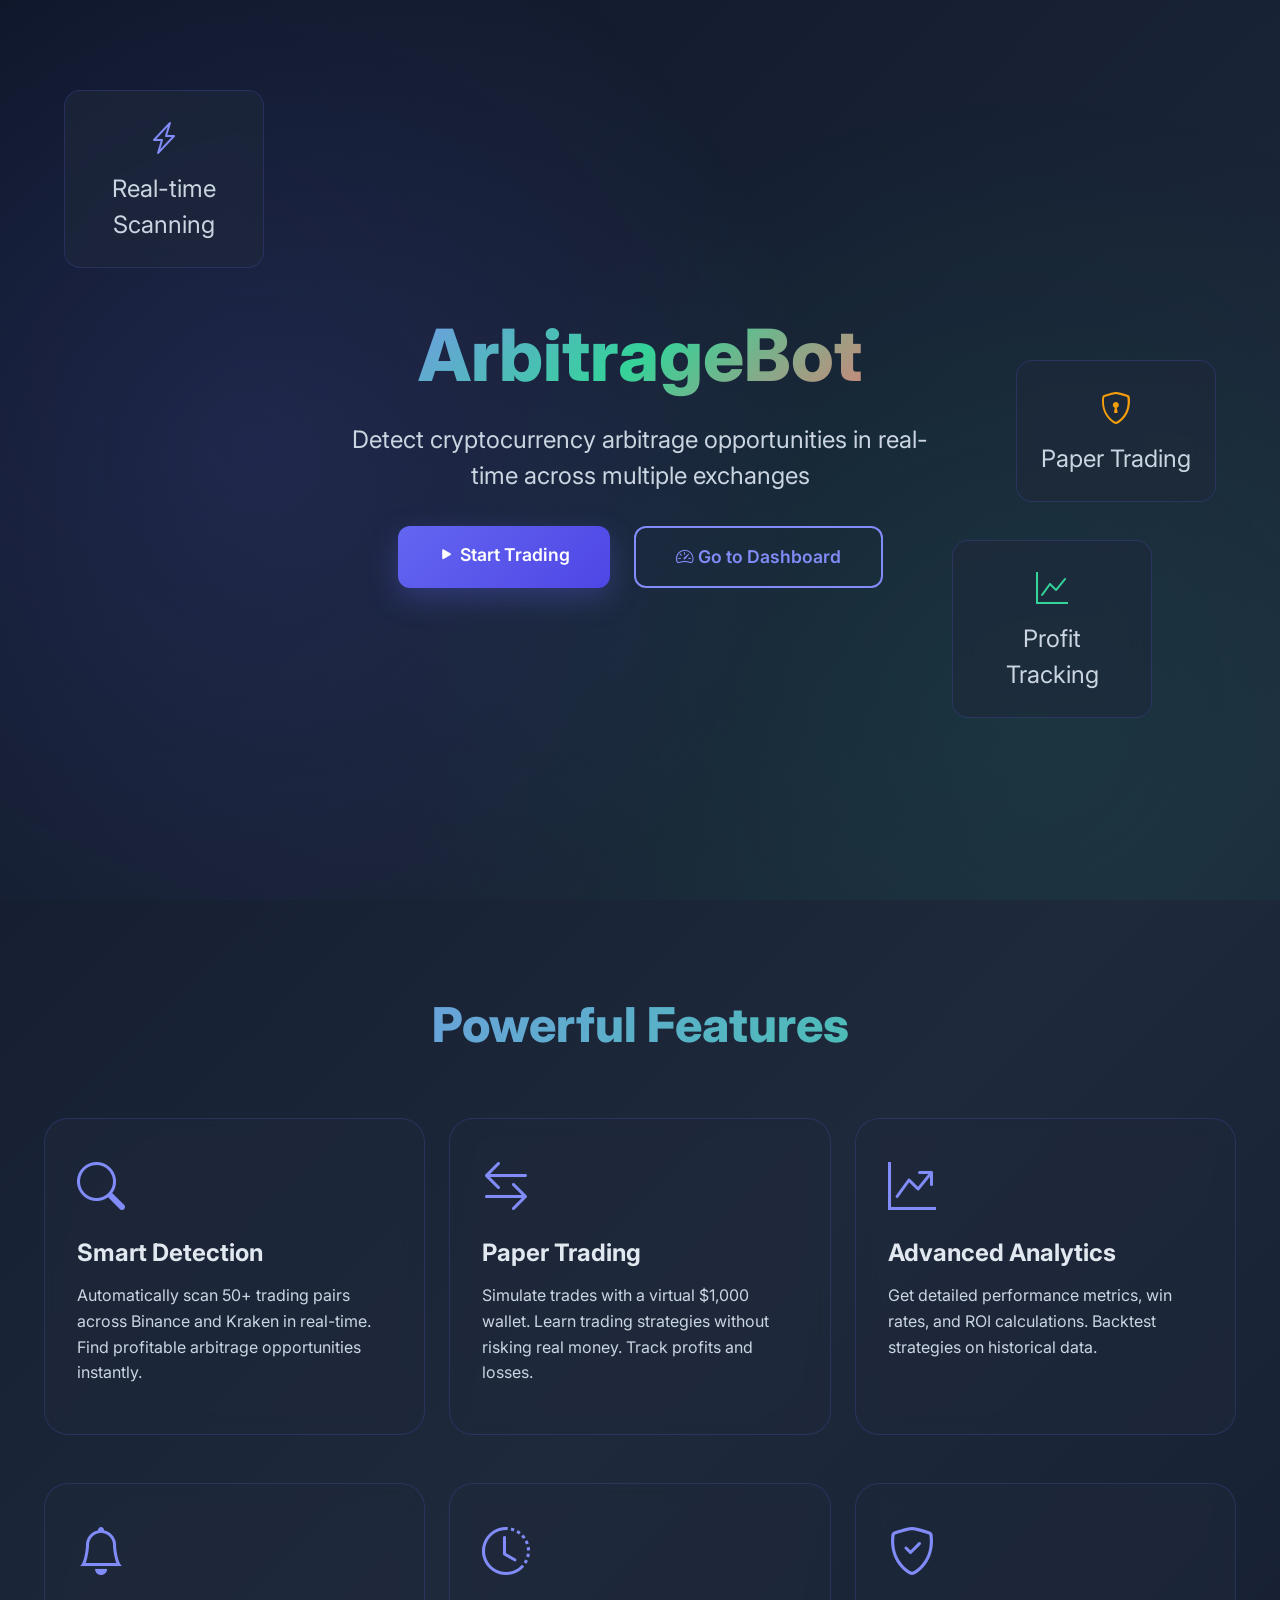
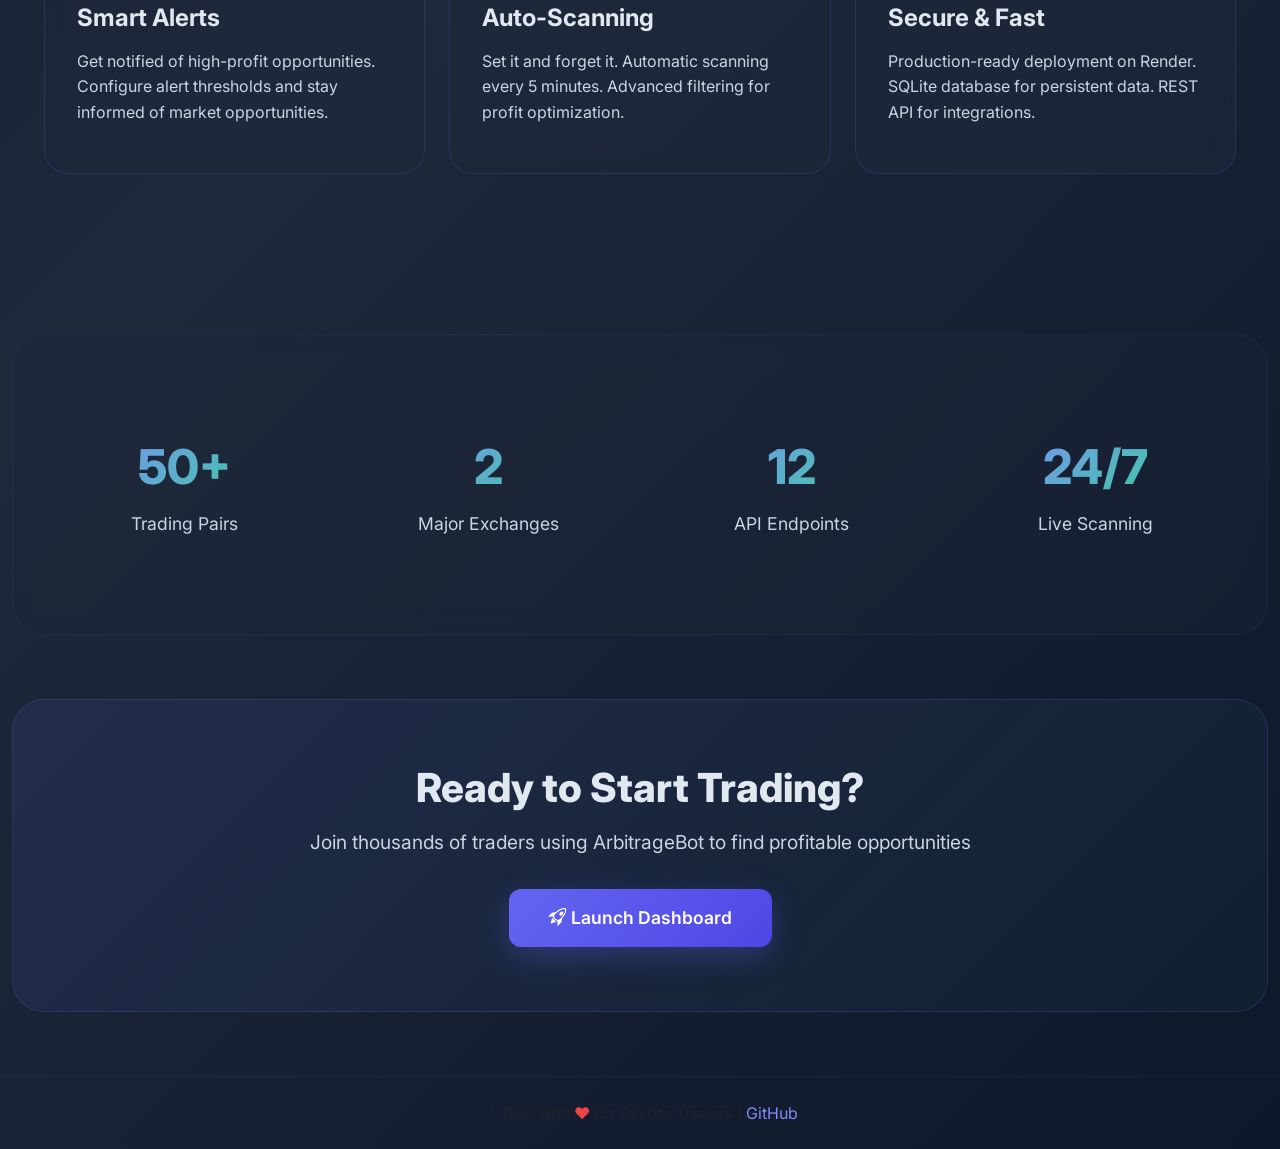
<file: templates/landing.html>
<!DOCTYPE html>
<html lang="en">
<head>
    <meta charset="UTF-8">
    <meta name="viewport" content="width=device-width, initial-scale=1.0">
    <title>ArbitrageBot - Crypto Trading Intelligence</title>
    <link href="https://cdn.jsdelivr.net/npm/bootstrap@5.3.0/dist/css/bootstrap.min.css" rel="stylesheet">
    <link rel="stylesheet" href="https://cdn.jsdelivr.net/npm/bootstrap-icons@1.11.0/font/bootstrap-icons.css">
    <link href="https://fonts.googleapis.com/css2?family=Inter:wght@300;400;500;600;700;800&display=swap" rel="stylesheet">
    <style>
        :root {
            --primary: #6366f1;
            --primary-dark: #4f46e5;
            --primary-light: #818cf8;
            --success: #10b981;
            --success-light: #34d399;
            --danger: #ef4444;
            --warning: #f59e0b;
        }

        * {
            margin: 0;
            padding: 0;
            box-sizing: border-box;
        }

        html {
            scroll-behavior: smooth;
        }

        body {
            background: linear-gradient(135deg, #0f172a 0%, #1e293b 50%, #0f172a 100%);
            color: #e2e8f0;
            font-family: 'Inter', sans-serif;
            min-height: 100vh;
            position: relative;
            overflow-x: hidden;
        }

        /* Animated background elements */
        .bg-animation::before,
        .bg-animation::after {
            content: '';
            position: fixed;
            top: 0;
            left: 0;
            right: 0;
            bottom: 0;
            pointer-events: none;
            z-index: -1;
        }

        .bg-animation::before {
            background: 
                radial-gradient(circle at 20% 50%, rgba(99, 102, 241, 0.15) 0%, transparent 50%),
                radial-gradient(circle at 80% 80%, rgba(16, 185, 129, 0.1) 0%, transparent 50%);
            animation: gradientShift 15s ease infinite;
        }

        @keyframes gradientShift {
            0%, 100% {
                filter: blur(0px);
            }
            50% {
                filter: blur(1px);
            }
        }

        /* HERO SECTION */
        .hero {
            min-height: 100vh;
            display: flex;
            align-items: center;
            justify-content: center;
            position: relative;
            overflow: hidden;
            padding: 2rem;
        }

        .hero-content {
            text-align: center;
            z-index: 1;
            animation: fadeInDown 1s ease-out;
        }

        .hero h1 {
            font-size: 4.5rem;
            font-weight: 800;
            background: linear-gradient(135deg, #818cf8, #34d399, #f87171);
            -webkit-background-clip: text;
            -webkit-text-fill-color: transparent;
            background-clip: text;
            margin-bottom: 1.5rem;
            line-height: 1.2;
            animation: slideInUp 1s ease-out 0.1s both;
        }

        .hero p {
            font-size: 1.5rem;
            color: #cbd5e1;
            margin-bottom: 2rem;
            max-width: 600px;
            margin-left: auto;
            margin-right: auto;
            animation: slideInUp 1s ease-out 0.2s both;
        }

        .hero-buttons {
            display: flex;
            gap: 1.5rem;
            justify-content: center;
            flex-wrap: wrap;
            animation: slideInUp 1s ease-out 0.3s both;
        }

        .btn-hero {
            padding: 1rem 2.5rem;
            font-size: 1.1rem;
            font-weight: 600;
            border-radius: 0.75rem;
            transition: all 0.3s ease;
            position: relative;
            overflow: hidden;
        }

        .btn-hero-primary {
            background: linear-gradient(135deg, var(--primary), var(--primary-dark));
            color: white;
            border: none;
            box-shadow: 0 10px 30px rgba(99, 102, 241, 0.3);
        }

        .btn-hero-primary:hover {
            transform: translateY(-3px);
            box-shadow: 0 15px 50px rgba(99, 102, 241, 0.5);
            color: white;
        }

        .btn-hero-secondary {
            background: transparent;
            color: var(--primary-light);
            border: 2px solid var(--primary-light);
        }

        .btn-hero-secondary:hover {
            background: rgba(99, 102, 241, 0.1);
            color: white;
        }

        /* Floating elements */
        .float-card {
            position: absolute;
            background: rgba(30, 41, 59, 0.6);
            backdrop-filter: blur(10px);
            border: 1px solid rgba(99, 102, 241, 0.2);
            border-radius: 1rem;
            padding: 1.5rem;
            width: 200px;
            animation: float 6s ease-in-out infinite;
        }

        .float-card:nth-child(1) {
            top: 10%;
            left: 5%;
            animation-delay: 0s;
        }

        .float-card:nth-child(2) {
            top: 60%;
            right: 10%;
            animation-delay: 2s;
        }

        .float-card:nth-child(3) {
            top: 40%;
            right: 5%;
            animation-delay: 4s;
        }

        @keyframes float {
            0%, 100% {
                transform: translateY(0px) rotate(-5deg);
            }
            50% {
                transform: translateY(-30px) rotate(5deg);
            }
        }

        @keyframes fadeInDown {
            from {
                opacity: 0;
                transform: translateY(-30px);
            }
            to {
                opacity: 1;
                transform: translateY(0);
            }
        }

        @keyframes slideInUp {
            from {
                opacity: 0;
                transform: translateY(30px);
            }
            to {
                opacity: 1;
                transform: translateY(0);
            }
        }

        /* FEATURES SECTION */
        .features {
            padding: 6rem 2rem;
            position: relative;
            z-index: 1;
        }

        .features h2 {
            font-size: 3rem;
            font-weight: 800;
            text-align: center;
            margin-bottom: 4rem;
            background: linear-gradient(135deg, #818cf8, #34d399);
            -webkit-background-clip: text;
            -webkit-text-fill-color: transparent;
            background-clip: text;
        }

        .feature-card {
            background: rgba(30, 41, 59, 0.6);
            backdrop-filter: blur(10px);
            border: 1px solid rgba(99, 102, 241, 0.2);
            border-radius: 1.5rem;
            padding: 2rem;
            height: 100%;
            transition: all 0.3s ease;
            overflow: hidden;
            position: relative;
        }

        .feature-card::before {
            content: '';
            position: absolute;
            top: 0;
            left: 0;
            right: 0;
            bottom: 0;
            background: linear-gradient(135deg, rgba(99, 102, 241, 0.1), rgba(16, 185, 129, 0.1));
            opacity: 0;
            transition: opacity 0.3s ease;
        }

        .feature-card:hover {
            transform: translateY(-10px);
            border-color: rgba(99, 102, 241, 0.4);
            box-shadow: 0 20px 40px rgba(99, 102, 241, 0.2);
        }

        .feature-card:hover::before {
            opacity: 1;
        }

        .feature-icon {
            font-size: 3rem;
            color: var(--primary-light);
            margin-bottom: 1rem;
            animation: bounce 2s ease-in-out infinite;
        }

        .feature-card:nth-child(2) .feature-icon {
            animation-delay: 0.3s;
            color: var(--success-light);
        }

        .feature-card:nth-child(3) .feature-icon {
            animation-delay: 0.6s;
            color: var(--warning);
        }

        @keyframes bounce {
            0%, 100% {
                transform: translateY(0);
            }
            50% {
                transform: translateY(-15px);
            }
        }

        .feature-card h3 {
            font-size: 1.5rem;
            font-weight: 700;
            margin-bottom: 1rem;
            color: #e2e8f0;
        }

        .feature-card p {
            color: #cbd5e1;
            line-height: 1.6;
        }

        /* STATS SECTION */
        .stats {
            padding: 4rem 2rem;
            background: rgba(30, 41, 59, 0.3);
            margin: 4rem 0;
            border-radius: 2rem;
            border: 1px solid rgba(99, 102, 241, 0.1);
            backdrop-filter: blur(10px);
        }

        .stat-box {
            text-align: center;
            padding: 2rem;
        }

        .stat-number {
            font-size: 3rem;
            font-weight: 800;
            background: linear-gradient(135deg, var(--primary-light), var(--success-light));
            -webkit-background-clip: text;
            -webkit-text-fill-color: transparent;
            background-clip: text;
            animation: countUp 2s ease-out;
        }

        @keyframes countUp {
            from {
                opacity: 0;
                transform: translateY(20px);
            }
            to {
                opacity: 1;
                transform: translateY(0);
            }
        }

        .stat-label {
            font-size: 1.1rem;
            color: #cbd5e1;
            margin-top: 0.5rem;
        }

        /* CTA SECTION */
        .cta {
            padding: 4rem 2rem;
            text-align: center;
            background: linear-gradient(135deg, rgba(99, 102, 241, 0.1), rgba(16, 185, 129, 0.05));
            border-radius: 2rem;
            border: 1px solid rgba(99, 102, 241, 0.2);
            margin: 4rem 0;
        }

        .cta h2 {
            font-size: 2.5rem;
            font-weight: 800;
            margin-bottom: 1rem;
        }

        .cta p {
            font-size: 1.2rem;
            color: #cbd5e1;
            margin-bottom: 2rem;
        }

        /* Pulse animation for buttons */
        .pulse {
            animation: pulse 2s cubic-bezier(0.4, 0, 0.6, 1) infinite;
        }

        @keyframes pulse {
            0%, 100% {
                box-shadow: 0 10px 30px rgba(99, 102, 241, 0.3);
            }
            50% {
                box-shadow: 0 15px 50px rgba(99, 102, 241, 0.5);
            }
        }

        /* Scroll animations */
        .scroll-reveal {
            opacity: 0;
            transform: translateY(30px);
            animation: slideInUp 0.8s ease-out forwards;
        }

        /* Responsive */
        @media (max-width: 768px) {
            .hero h1 {
                font-size: 2.5rem;
            }

            .hero p {
                font-size: 1.1rem;
            }

            .hero-buttons {
                flex-direction: column;
                align-items: center;
            }

            .btn-hero {
                width: 100%;
                max-width: 300px;
            }

            .float-card {
                display: none;
            }

            .features h2 {
                font-size: 2rem;
            }

            .feature-card h3 {
                font-size: 1.2rem;
            }
        }
    </style>
</head>
<body class="bg-animation">
    <!-- HERO SECTION -->
    <section class="hero">
        <!-- Floating cards -->
        <div class="float-card">
            <div class="text-center">
                <i class="bi bi-lightning-charge" style="font-size: 2rem; color: #818cf8;"></i>
                <p class="mt-2 mb-0 small">Real-time Scanning</p>
            </div>
        </div>
        <div class="float-card">
            <div class="text-center">
                <i class="bi bi-graph-up" style="font-size: 2rem; color: #34d399;"></i>
                <p class="mt-2 mb-0 small">Profit Tracking</p>
            </div>
        </div>
        <div class="float-card">
            <div class="text-center">
                <i class="bi bi-shield-lock" style="font-size: 2rem; color: #f59e0b;"></i>
                <p class="mt-2 mb-0 small">Paper Trading</p>
            </div>
        </div>

        <!-- Main content -->
        <div class="hero-content">
            <h1>ArbitrageBot</h1>
            <p>Detect cryptocurrency arbitrage opportunities in real-time across multiple exchanges</p>
            
            <div class="hero-buttons">
                <a href="/dashboard" class="btn btn-hero btn-hero-primary pulse">
                    <i class="bi bi-play-fill"></i> Start Trading
                </a>
                <a href="/dashboard" class="btn btn-hero btn-hero-secondary">
                    <i class="bi bi-speedometer2"></i> Go to Dashboard
                </a>
            </div>
        </div>
    </section>

    <!-- FEATURES SECTION -->
    <section class="container-fluid">
        <div class="features">
            <h2>Powerful Features</h2>
            
            <div class="row g-4 mb-5">
                <div class="col-md-4">
                    <div class="feature-card scroll-reveal">
                        <div class="feature-icon">
                            <i class="bi bi-search"></i>
                        </div>
                        <h3>Smart Detection</h3>
                        <p>Automatically scan 50+ trading pairs across Binance and Kraken in real-time. Find profitable arbitrage opportunities instantly.</p>
                    </div>
                </div>

                <div class="col-md-4">
                    <div class="feature-card scroll-reveal">
                        <div class="feature-icon">
                            <i class="bi bi-arrow-left-right"></i>
                        </div>
                        <h3>Paper Trading</h3>
                        <p>Simulate trades with a virtual $1,000 wallet. Learn trading strategies without risking real money. Track profits and losses.</p>
                    </div>
                </div>

                <div class="col-md-4">
                    <div class="feature-card scroll-reveal">
                        <div class="feature-icon">
                            <i class="bi bi-graph-up-arrow"></i>
                        </div>
                        <h3>Advanced Analytics</h3>
                        <p>Get detailed performance metrics, win rates, and ROI calculations. Backtest strategies on historical data.</p>
                    </div>
                </div>
            </div>

            <div class="row g-4">
                <div class="col-md-4">
                    <div class="feature-card scroll-reveal">
                        <div class="feature-icon">
                            <i class="bi bi-bell"></i>
                        </div>
                        <h3>Smart Alerts</h3>
                        <p>Get notified of high-profit opportunities. Configure alert thresholds and stay informed of market opportunities.</p>
                    </div>
                </div>

                <div class="col-md-4">
                    <div class="feature-card scroll-reveal">
                        <div class="feature-icon">
                            <i class="bi bi-clock-history"></i>
                        </div>
                        <h3>Auto-Scanning</h3>
                        <p>Set it and forget it. Automatic scanning every 5 minutes. Advanced filtering for profit optimization.</p>
                    </div>
                </div>

                <div class="col-md-4">
                    <div class="feature-card scroll-reveal">
                        <div class="feature-icon">
                            <i class="bi bi-shield-check"></i>
                        </div>
                        <h3>Secure & Fast</h3>
                        <p>Production-ready deployment on Render. SQLite database for persistent data. REST API for integrations.</p>
                    </div>
                </div>
            </div>
        </div>
    </section>

    <!-- STATS SECTION -->
    <section class="container-fluid">
        <div class="stats">
            <div class="row">
                <div class="col-md-3 col-sm-6">
                    <div class="stat-box scroll-reveal">
                        <div class="stat-number">50+</div>
                        <div class="stat-label">Trading Pairs</div>
                    </div>
                </div>
                <div class="col-md-3 col-sm-6">
                    <div class="stat-box scroll-reveal" style="animation-delay: 0.2s;">
                        <div class="stat-number">2</div>
                        <div class="stat-label">Major Exchanges</div>
                    </div>
                </div>
                <div class="col-md-3 col-sm-6">
                    <div class="stat-box scroll-reveal" style="animation-delay: 0.4s;">
                        <div class="stat-number">12</div>
                        <div class="stat-label">API Endpoints</div>
                    </div>
                </div>
                <div class="col-md-3 col-sm-6">
                    <div class="stat-box scroll-reveal" style="animation-delay: 0.6s;">
                        <div class="stat-number">24/7</div>
                        <div class="stat-label">Live Scanning</div>
                    </div>
                </div>
            </div>
        </div>
    </section>

    <!-- CTA SECTION -->
    <section class="container-fluid">
        <div class="cta">
            <h2>Ready to Start Trading?</h2>
            <p>Join thousands of traders using ArbitrageBot to find profitable opportunities</p>
            <a href="/" class="btn btn-hero btn-hero-primary pulse">
                <i class="bi bi-rocket-takeoff"></i> Launch Dashboard
            </a>
        </div>
    </section>

    <!-- Footer -->
    <footer class="text-center py-4" style="border-top: 1px solid rgba(99, 102, 241, 0.1);">
        <p class="text-muted mb-0">
            <i class="bi bi-code-slash"></i> Built with <span style="color: #ef4444;">❤️</span> for Crypto Traders | 
            <a href="https://github.com/singhdaksh7/Arbitrage_Bot" class="text-decoration-none" style="color: #818cf8;">GitHub</a>
        </p>
    </footer>

    <script>
        // Scroll reveal animation
        const observerOptions = {
            threshold: 0.1,
            rootMargin: '0px 0px -100px 0px'
        };

        const observer = new IntersectionObserver((entries) => {
            entries.forEach(entry => {
                if (entry.isIntersecting) {
                    entry.target.style.animation = 'slideInUp 0.8s ease-out forwards';
                    observer.unobserve(entry.target);
                }
            });
        }, observerOptions);

        document.querySelectorAll('.scroll-reveal').forEach(el => {
            observer.observe(el);
        });

        // Count animation for stats
        const stats = document.querySelectorAll('.stat-number');
        stats.forEach(stat => {
            stat.addEventListener('mouseover', () => {
                stat.style.animation = 'none';
                setTimeout(() => {
                    stat.style.animation = 'countUp 2s ease-out';
                }, 10);
            });
        });
    </script>
</body>
</html>
</file>
